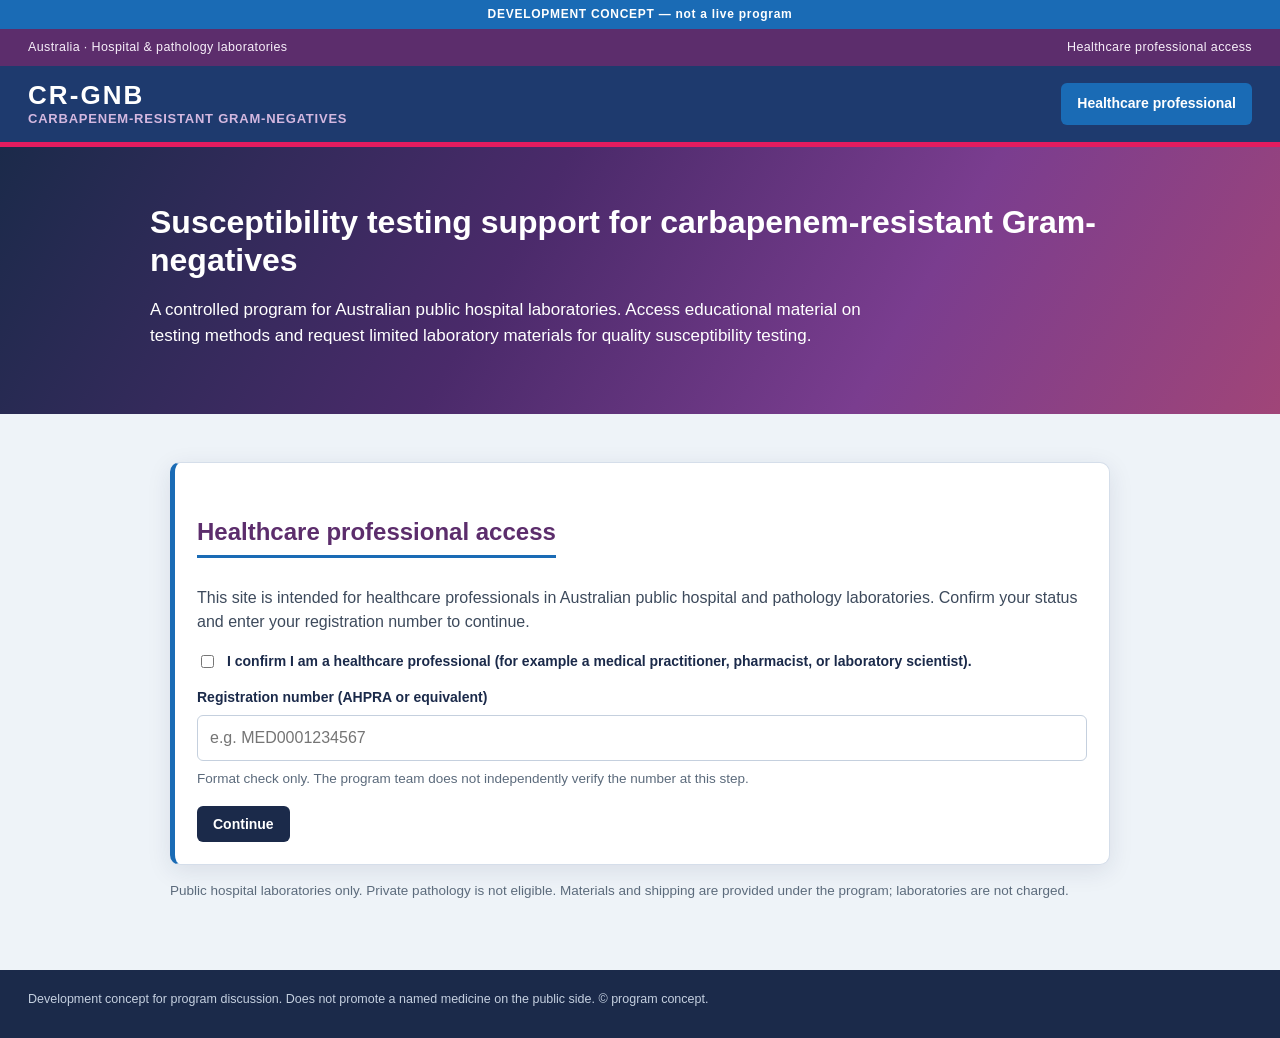
<file: index.html>
<!DOCTYPE html>
<html lang="en-AU">
<head>
  <meta charset="utf-8">
  <meta name="viewport" content="width=device-width, initial-scale=1">
  <title>Carbapenem-resistant Gram-negative testing program</title>
  <link rel="stylesheet" href="css/styles.css">
</head>
<body>
  <div class="dev-ribbon">DEVELOPMENT CONCEPT — not a live program</div>
  <div class="topbar">
    <span>Australia · Hospital & pathology laboratories</span>
    <span>Healthcare professional access</span>
  </div>
  <header class="header">
    <a class="brand" href="index.html">
      <div class="word">CR-GNB</div>
      <div class="sub">CARBAPENEM-RESISTANT GRAM-NEGATIVES</div>
    </a>
    <nav class="nav"><span id="auth-slot"></span></nav>
  </header>

  <section class="hero">
    <div class="hero-inner">
      <h1>Susceptibility testing support for carbapenem-resistant Gram-negatives</h1>
      <p class="lead">A controlled program for Australian public hospital laboratories. Access educational material on testing methods and request limited laboratory materials for quality susceptibility testing.</p>
    </div>
  </section>

  <div class="wrap">
    <div class="card">
      <h2>Healthcare professional access</h2>
      <p>This site is intended for healthcare professionals in Australian public hospital and pathology laboratories. Confirm your status and enter your registration number to continue.</p>
      <form onsubmit="handleGate(event)">
        <div id="gate-msg"></div>
        <label class="check">
          <input type="checkbox" name="pro" required>
          <span>I confirm I am a healthcare professional (for example a medical practitioner, pharmacist, or laboratory scientist).</span>
        </label>
        <label>Registration number (AHPRA or equivalent)</label>
        <input name="regid" required placeholder="e.g. MED0001234567" maxlength="14">
        <p class="note">Format check only. The program team does not independently verify the number at this step.</p>
        <button class="btn btn-navy" type="submit" style="margin-top:8px">Continue</button>
      </form>
    </div>
    <p class="note">Public hospital laboratories only. Private pathology is not eligible. Materials and shipping are provided under the program; laboratories are not charged.</p>
  </div>

  <footer class="footer">
    Development concept for program discussion. Does not promote a named medicine on the public side. © program concept.
  </footer>
  <script src="js/app.js"></script>
</body>
</html>
</file>
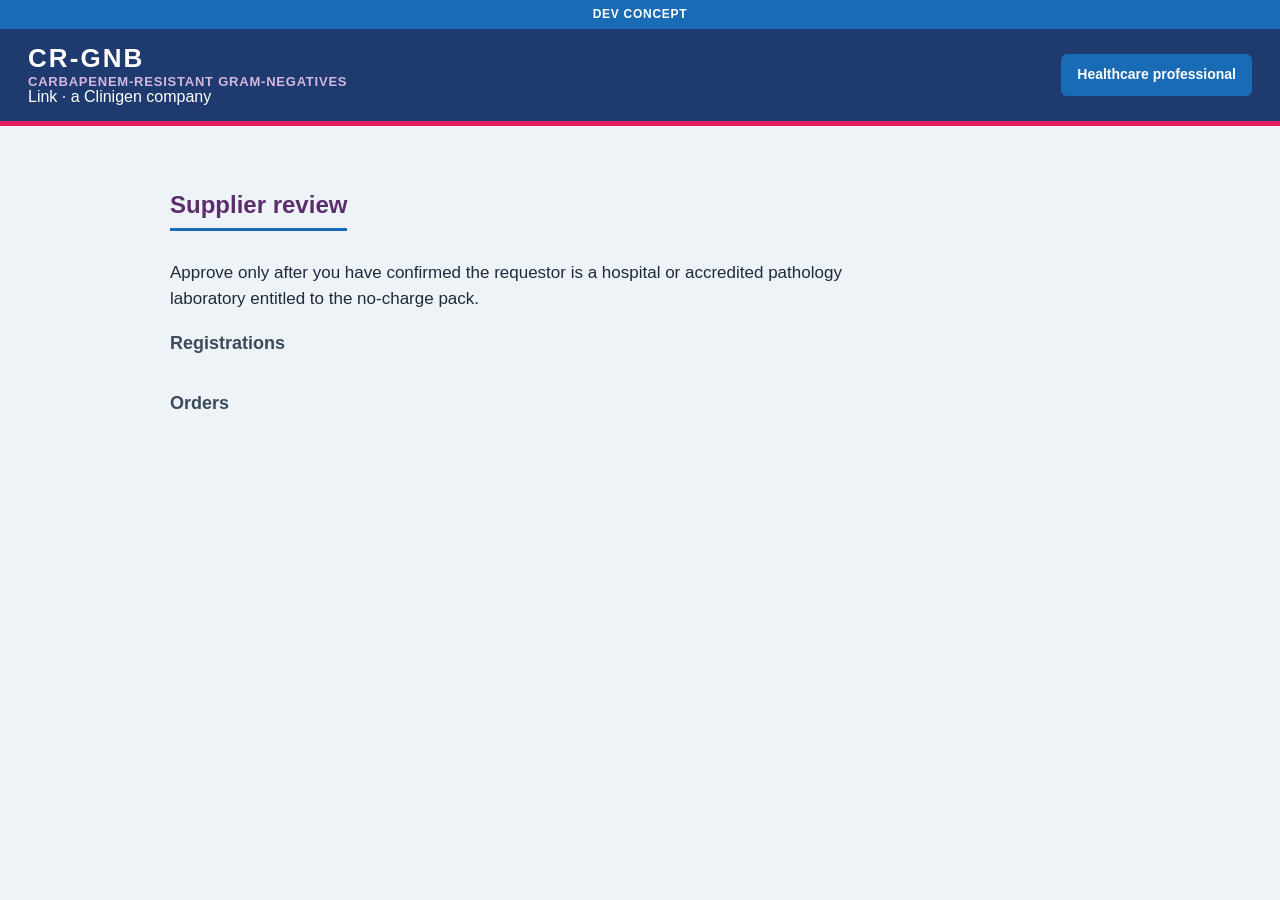
<file: admin.html>
<!DOCTYPE html>
<html lang="en-AU">
<head>
  <meta charset="utf-8">
  <meta name="viewport" content="width=device-width, initial-scale=1">
  <title>Review access | Link lab portal</title>
  <link rel="stylesheet" href="css/styles.css">
</head>
<body>
  <div class="dev-ribbon">DEV CONCEPT</div>
  <header class="header">
    <a class="brand" href="index.html"><div class="brand-mark"><div class="word">CR-GNB</div><div class="sub">CARBAPENEM-RESISTANT GRAM-NEGATIVES</div><div class="org">Link · a Clinigen company</div></div></a>
    <nav class="nav"><span id="auth-slot"></span></nav>
  </header>
  <section class="wrap">
    <h2>Supplier review</h2>
    <p class="lead">Approve only after you have confirmed the requestor is a hospital or accredited pathology laboratory entitled to the no-charge pack.</p>
    <h3 style="color:var(--teal-800)">Registrations</h3>
    <div class="grid-2" id="admin-users"></div>
    <h3 style="color:var(--teal-800);margin-top:32px">Orders</h3>
    <div class="grid-2" id="admin-orders"></div>
  </section>
  <script src="js/app.js"></script>
  <script>document.addEventListener("DOMContentLoaded", renderAdmin);</script>
</body>
</html>
</file>
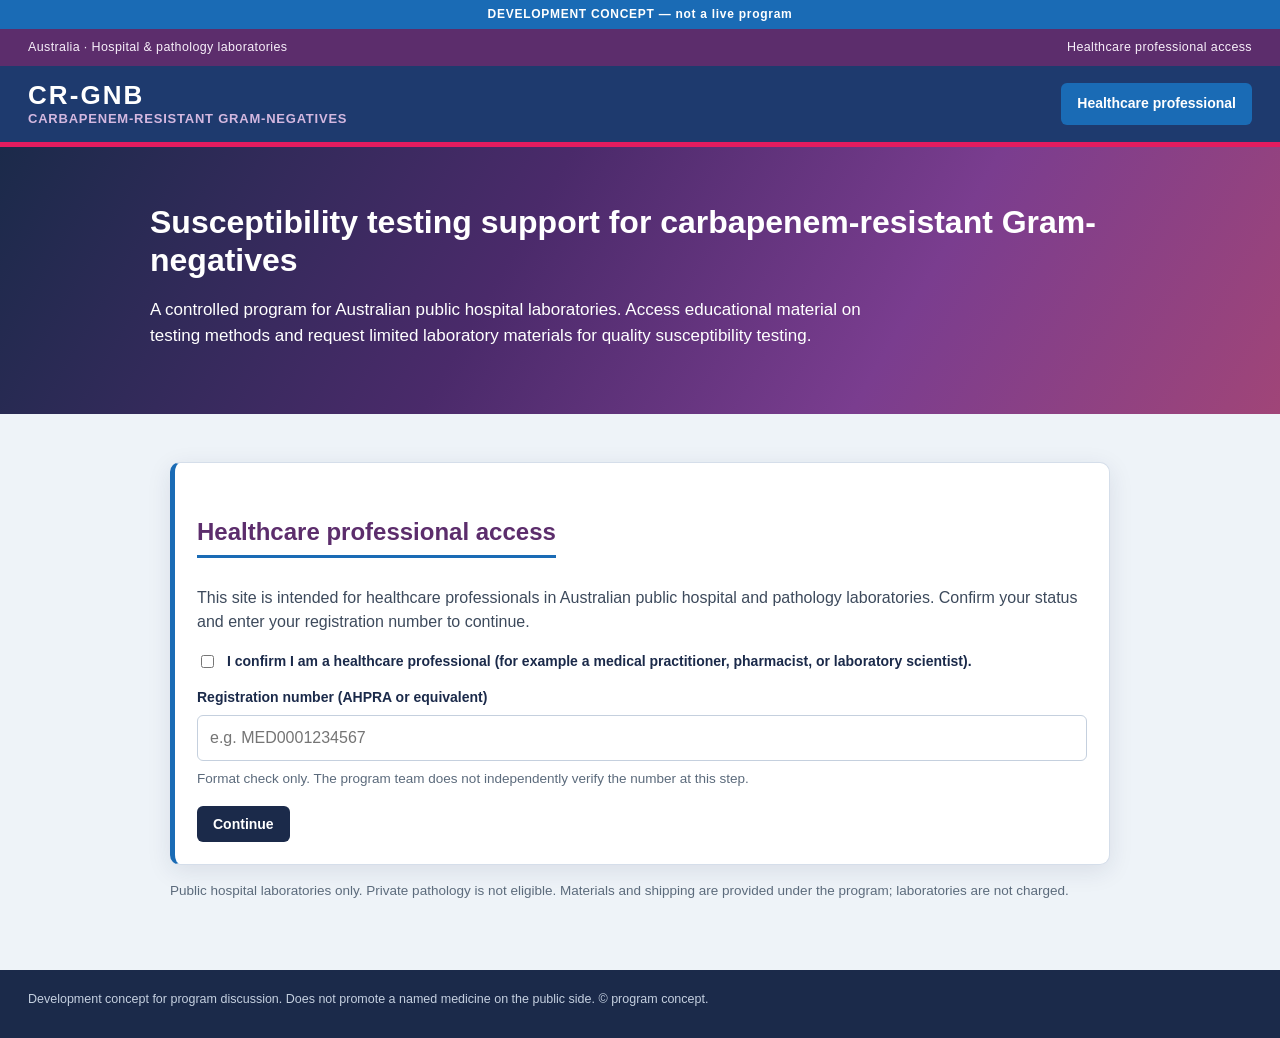
<file: education.html>
<!DOCTYPE html>
<html lang="en-AU">
<head>
  <meta charset="utf-8">
  <meta name="viewport" content="width=device-width, initial-scale=1">
  <title>Testing & activity | CR-GNB program</title>
  <link rel="stylesheet" href="css/styles.css">
</head>
<body>
  <div class="dev-ribbon">DEVELOPMENT CONCEPT</div>
  <div class="topbar">
    <span>Australia · Hospital & pathology laboratories</span>
    <span>Healthcare professional access</span>
  </div>
  <header class="header">
    <a class="brand" href="education.html">
      <div class="word">CR-GNB</div>
      <div class="sub">TESTING PROGRAM</div>
    </a>
    <nav class="nav"><span id="auth-slot"></span></nav>
  </header>

  <div class="hero">
    <div class="hero-inner">
      <h1>Activity and susceptibility testing</h1>
      <p class="lead">Supporting quality testing of carbapenem-resistant Gram-negatives so laboratories can deliver timely, reliable results to the clinical team.</p>
    </div>
  </div>

  <div class="wrap">

    <div class="band-blue">
      <h2>Available susceptibility testing methods</h2>
      <p>Commercial methods use standard media. No special preparation is required.</p>
    </div>

    <div class="card">
      <h3>Disk diffusion (primary method for most sites)</h3>
      <p>A <strong>30 µg disk</strong> is applied to standard Mueller-Hinton agar using the Kirby-Bauer method. Zone diameters are read in millimetres and interpreted against the applicable breakpoint table.</p>
      <ul>
        <li>Manufacturers include BD BBL Sensi-Disc, HardyDisk (AST), and Thermo Scientific Oxoid disks.</li>
        <li>Disks are typically supplied in packs of 50. Once opened they have a limited in-use life.</li>
        <li>Results in the area of technical uncertainty should not be reported as “not usable”. Confirm with an MIC method where indicated.</li>
      </ul>
    </div>

    <div class="card">
      <h3>Confirmatory MIC methods</h3>
      <p>When a quantitative result is required, commercial broth microdilution panels are available:</p>
      <ul>
        <li><strong>ComASP-style panels</strong> — broth microdilution kit (Liofilchem).</li>
        <li><strong>Sensititre AST plates</strong> — use standard Sensititre Mueller-Hinton broth; no specialty media.</li>
      </ul>
      <p class="note">Access to MIC panels through this program is controlled by hospital code. Most sites will start with disks.</p>
    </div>

    <div class="band-purple">
      <h2>Why activity matters for the laboratory</h2>
    </div>

    <div class="card">
      <h3>Spectrum against resistant Gram-negatives</h3>
      <p>The agent remains active against many carbapenem-resistant isolates by resisting key resistance mechanisms:</p>
      <ul>
        <li>Stable to Class A (KPC, GES), Class B metallo-β-lactamases (NDM, VIM, IMP), Class C (AmpC), and Class D (OXA-23, OXA-48) enzymes.</li>
        <li>Retains activity in the presence of porin loss and efflux pump up-regulation.</li>
        <li>Active against isolates carrying more than one carbapenemase.</li>
      </ul>
      <p>Organisms of interest in Australian laboratories include <em>Acinetobacter baumannii</em> complex, <em>Pseudomonas aeruginosa</em>, <em>Klebsiella pneumoniae</em>, <em>Escherichia coli</em>, and <em>Enterobacter cloacae</em> complex, among others.</p>
    </div>

    <div class="card">
      <h3>What the laboratory needs to deliver</h3>
      <ul>
        <li>Early testing of carbapenem-resistant isolates so the clinical team has a result when they need it.</li>
        <li>Quality zone reading and correct interpretation of the technical-uncertainty range.</li>
        <li>Access to a confirmatory MIC method for selected sites.</li>
      </ul>
    </div>

    <div class="card">
      <h3>Real-world context</h3>
      <p>Observational programs (including PERSEUS in Europe and PROVE in the US) have described use in highly resistant Gram-negative infections where other options were limited. These data support the value of reliable susceptibility results in guiding therapy, while reinforcing that in-vitro activity must always be interpreted alongside the clinical picture.</p>
      <p class="note">Education only. Local protocols, CLSI/EUCAST guidance, and product information supplied with materials take precedence.</p>
    </div>

    <p><a class="btn btn-blue" href="order.html">Request laboratory materials</a></p>
  </div>

  <footer class="footer">Development concept. Behind healthcare-professional gate.</footer>
  <script src="js/app.js"></script>
  <script>requireHcp();</script>
</body>
</html>
</file>
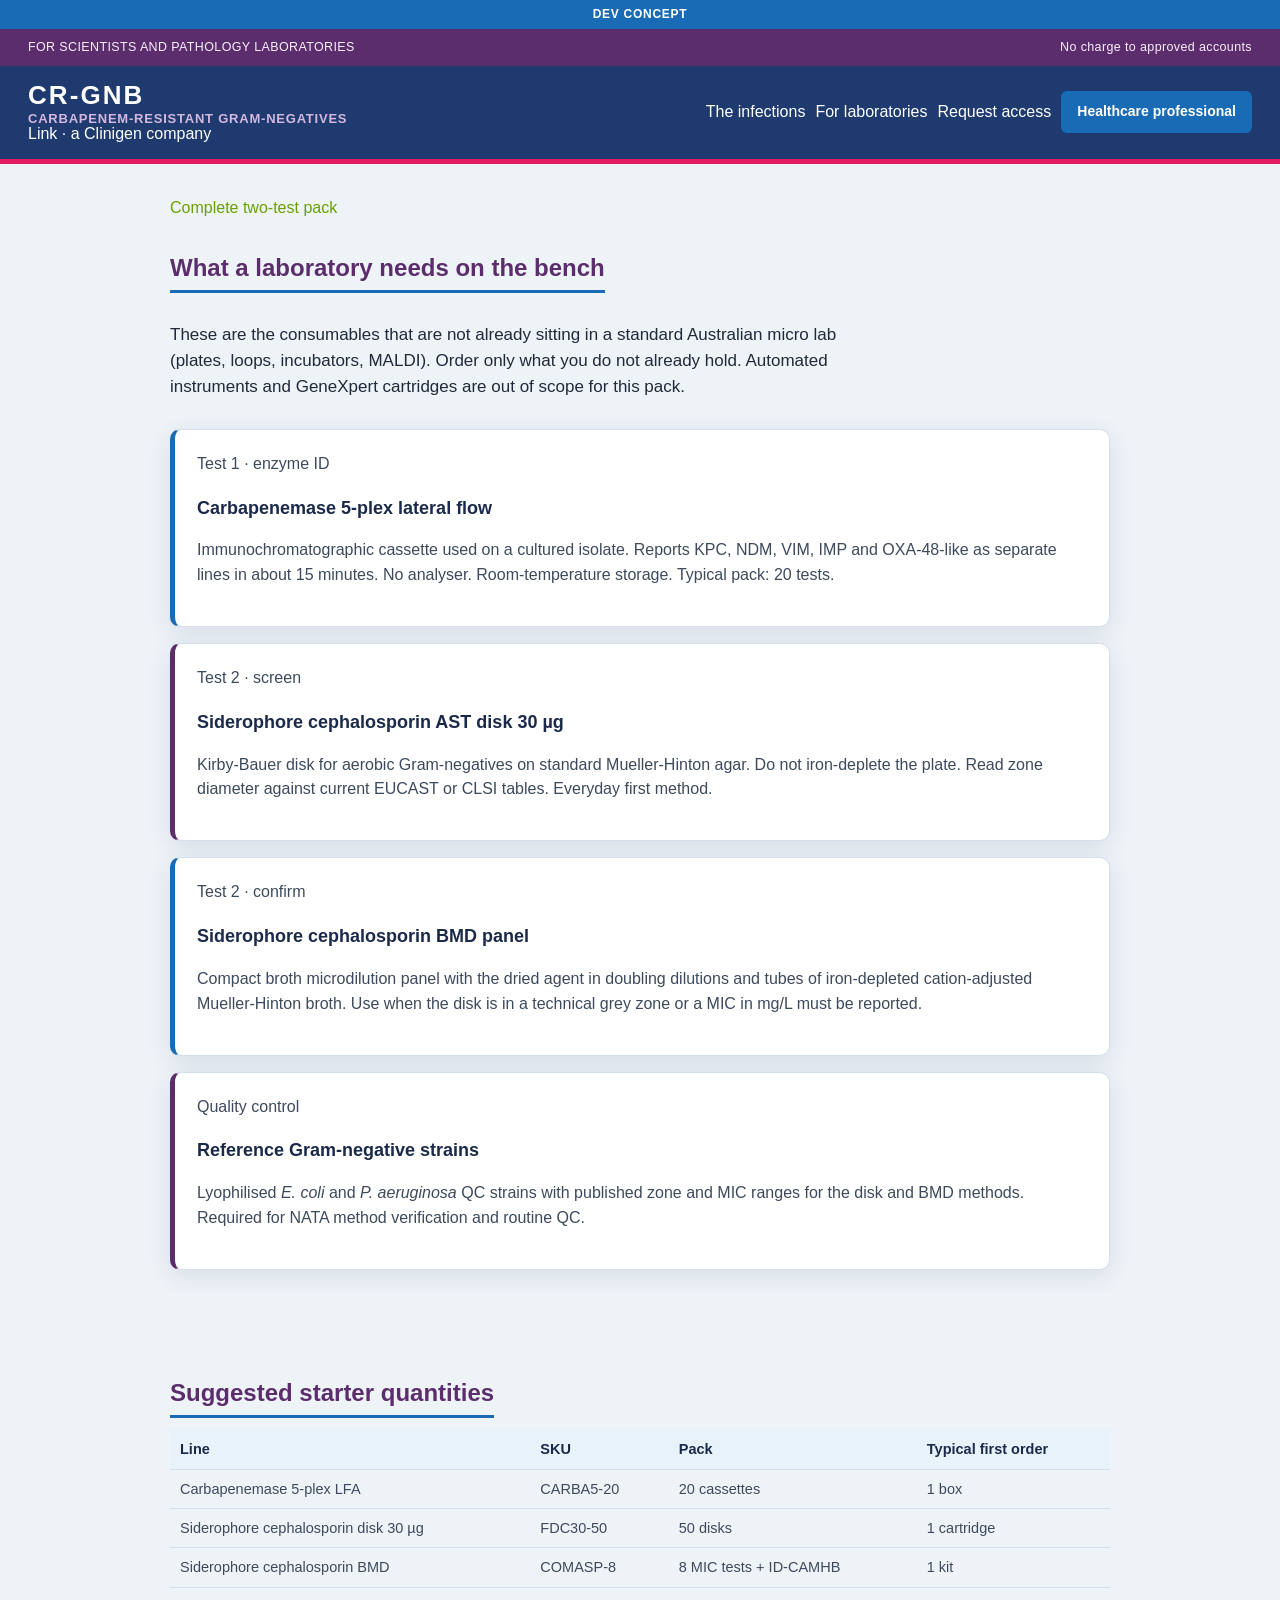
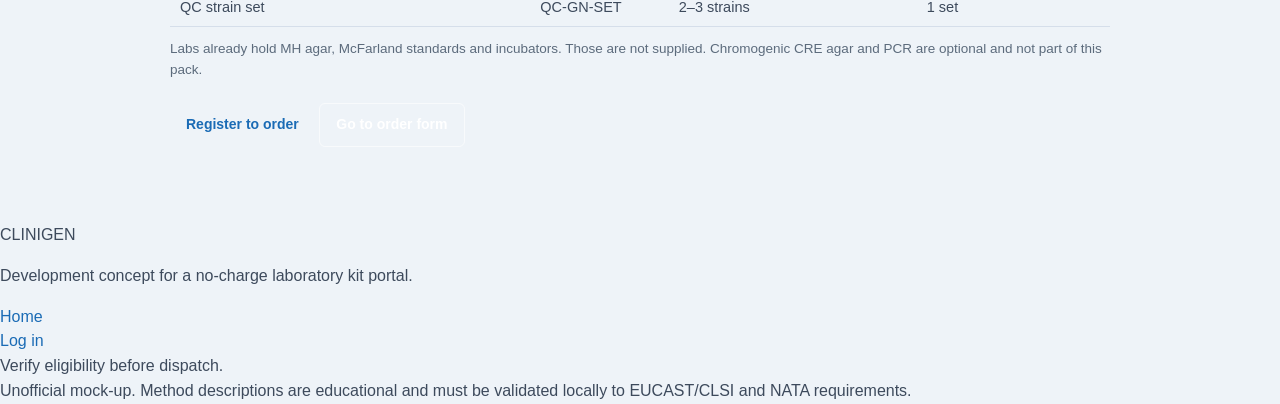
<file: labs.html>
<!DOCTYPE html>
<html lang="en-AU">
<head>
  <meta charset="utf-8">
  <meta name="viewport" content="width=device-width, initial-scale=1">
  <title>Laboratory testing pack | Link lab portal</title>
  <link rel="stylesheet" href="css/styles.css">
</head>
<body>
  <div class="dev-ribbon">DEV CONCEPT</div>
  <div class="topbar">
    <span>FOR SCIENTISTS AND PATHOLOGY LABORATORIES</span>
    <span>No charge to approved accounts</span>
  </div>
  <header class="header">
    <a class="brand" href="index.html">
      <div class="brand-mark"><div class="word">CR-GNB</div><div class="sub">CARBAPENEM-RESISTANT GRAM-NEGATIVES</div><div class="org">Link · a Clinigen company</div></div>
    </a>
    <nav class="nav">
      <a href="index.html">The infections</a>
      <a href="labs.html">For laboratories</a>
      <a href="register.html">Request access</a>
      <span id="auth-slot"></span>
    </nav>
  </header>

  <section class="wrap">
    <div class="kicker" style="color:#6aa000">Complete two-test pack</div>
    <h2>What a laboratory needs on the bench</h2>
    <p class="lead">These are the consumables that are not already sitting in a standard Australian micro lab (plates, loops, incubators, MALDI). Order only what you do not already hold. Automated instruments and GeneXpert cartridges are out of scope for this pack.</p>

    <div class="grid-2" style="margin-top:28px">
      <article class="card">
        <div class="tag">Test 1 · enzyme ID</div>
        <h3>Carbapenemase 5-plex lateral flow</h3>
        <p>Immunochromatographic cassette used on a cultured isolate. Reports KPC, NDM, VIM, IMP and OXA-48-like as separate lines in about 15 minutes. No analyser. Room-temperature storage. Typical pack: 20 tests.</p>
      </article>
      <article class="card">
        <div class="tag">Test 2 · screen</div>
        <h3>Siderophore cephalosporin AST disk 30 µg</h3>
        <p>Kirby-Bauer disk for aerobic Gram-negatives on standard Mueller-Hinton agar. Do not iron-deplete the plate. Read zone diameter against current EUCAST or CLSI tables. Everyday first method.</p>
      </article>
      <article class="card">
        <div class="tag">Test 2 · confirm</div>
        <h3>Siderophore cephalosporin BMD panel</h3>
        <p>Compact broth microdilution panel with the dried agent in doubling dilutions and tubes of iron-depleted cation-adjusted Mueller-Hinton broth. Use when the disk is in a technical grey zone or a MIC in mg/L must be reported.</p>
      </article>
      <article class="card">
        <div class="tag">Quality control</div>
        <h3>Reference Gram-negative strains</h3>
        <p>Lyophilised <em>E. coli</em> and <em>P. aeruginosa</em> QC strains with published zone and MIC ranges for the disk and BMD methods. Required for NATA method verification and routine QC.</p>
      </article>
    </div>
  </section>

  <section class="wrap" style="padding-top:0">
    <h2>Suggested starter quantities</h2>
    <table>
      <thead>
        <tr><th>Line</th><th>SKU</th><th>Pack</th><th>Typical first order</th></tr>
      </thead>
      <tbody>
        <tr><td>Carbapenemase 5-plex LFA</td><td>CARBA5-20</td><td>20 cassettes</td><td>1 box</td></tr>
        <tr><td>Siderophore cephalosporin disk 30 µg</td><td>FDC30-50</td><td>50 disks</td><td>1 cartridge</td></tr>
        <tr><td>Siderophore cephalosporin BMD</td><td>COMASP-8</td><td>8 MIC tests + ID-CAMHB</td><td>1 kit</td></tr>
        <tr><td>QC strain set</td><td>QC-GN-SET</td><td>2–3 strains</td><td>1 set</td></tr>
      </tbody>
    </table>
    <p class="note" style="margin-top:12px">Labs already hold MH agar, McFarland standards and incubators. Those are not supplied. Chromogenic CRE agar and PCR are optional and not part of this pack.</p>
    <p style="margin-top:22px"><a class="btn btn-lime" href="register.html">Register to order</a> <a class="btn btn-outline" href="order.html">Go to order form</a></p>
  </section>

  <footer>
    <div class="footer-grid">
      <div>
        <div class="clinigen-word">CLINIGEN</div>
        <p>Development concept for a no-charge laboratory kit portal.</p>
      </div>
      <div><a href="index.html">Home</a><br><a href="login.html">Log in</a></div>
      <div>Verify eligibility before dispatch.</div>
    </div>
    <div class="disclaimer">Unofficial mock-up. Method descriptions are educational and must be validated locally to EUCAST/CLSI and NATA requirements.</div>
  </footer>
  <script src="js/app.js"></script>
</body>
</html>
</file>
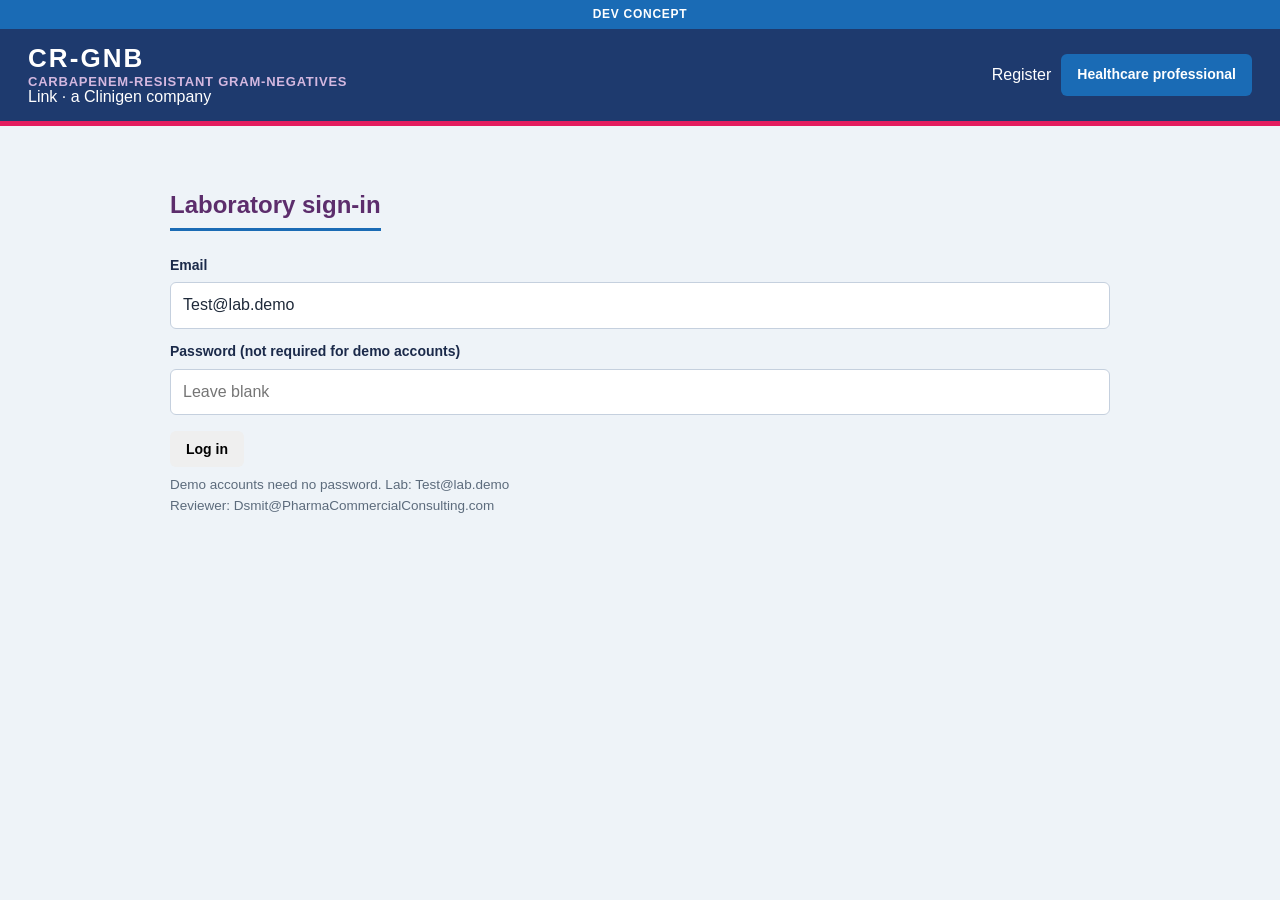
<file: login.html>
<!DOCTYPE html>
<html lang="en-AU">
<head>
  <meta charset="utf-8">
  <meta name="viewport" content="width=device-width, initial-scale=1">
  <title>Log in | Link lab portal</title>
  <link rel="stylesheet" href="css/styles.css">
</head>
<body>
  <div class="dev-ribbon">DEV CONCEPT</div>
  <header class="header">
    <a class="brand" href="index.html"><div class="brand-mark"><div class="word">CR-GNB</div><div class="sub">CARBAPENEM-RESISTANT GRAM-NEGATIVES</div><div class="org">Link · a Clinigen company</div></div></a>
    <nav class="nav">
      <a href="register.html">Register</a>
      <span id="auth-slot"></span>
    </nav>
  </header>
  <section class="wrap">
    <h2>Laboratory sign-in</h2>
    <form class="form" onsubmit="handleLogin(event)">
      <div id="login-msg"></div>
      <label>Email</label>
      <input name="email" type="email" value="Test@lab.demo" required>
      <label>Password (not required for demo accounts)</label>
      <input name="password" type="password" placeholder="Leave blank">
      <button class="btn btn-lime" type="submit" style="margin-top:16px">Log in</button>
      <p class="note">Demo accounts need no password. Lab: Test@lab.demo<br>
      Reviewer: Dsmit@PharmaCommercialConsulting.com</p>
    </form>
  </section>
  <script src="js/app.js"></script>
</body>
</html>
</file>
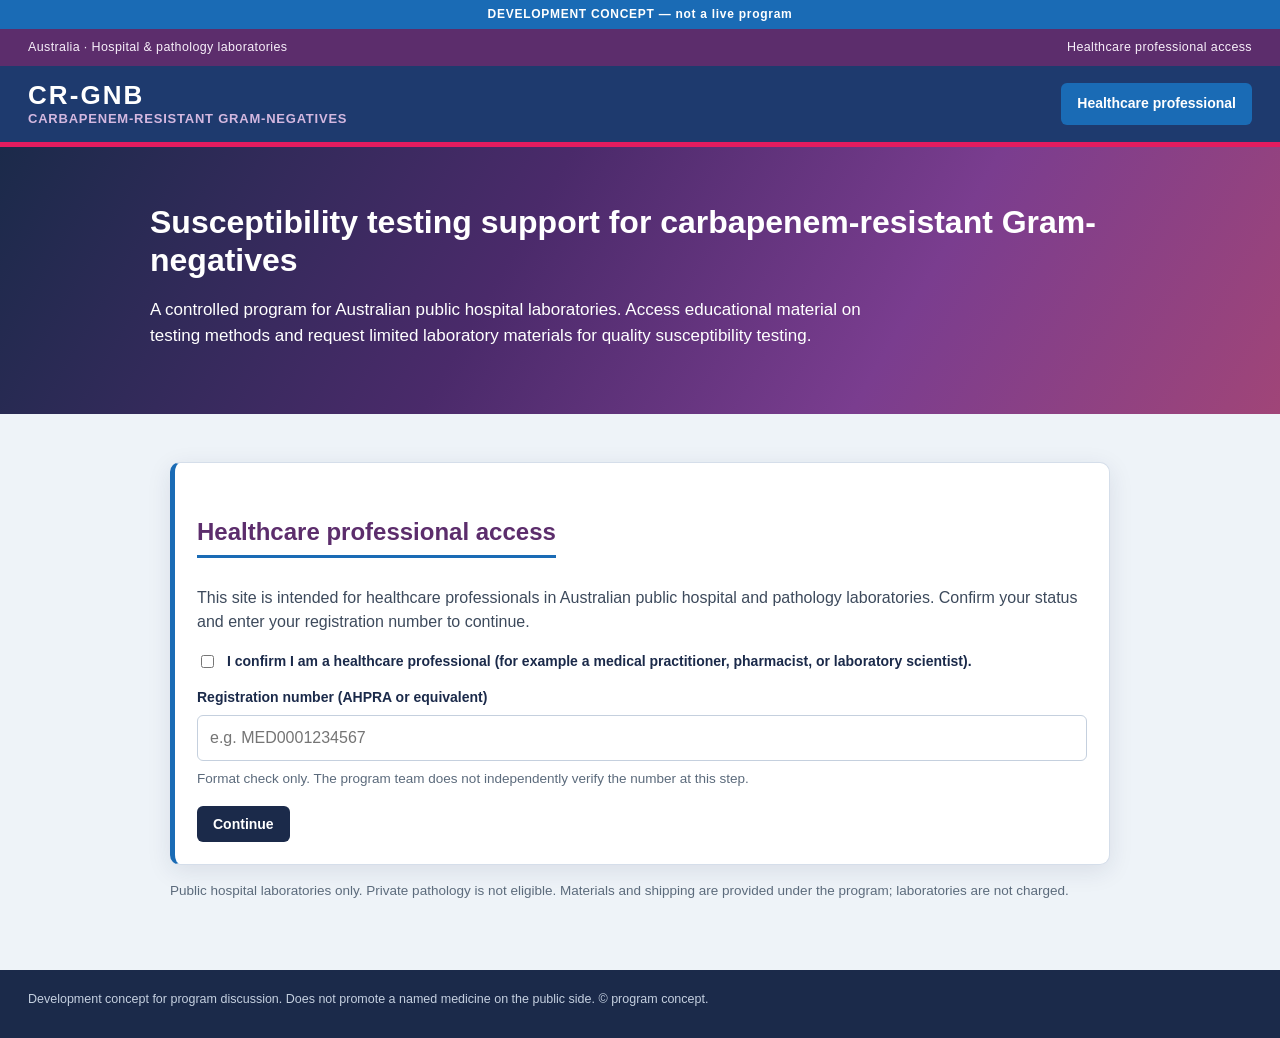
<file: order.html>
<!DOCTYPE html>
<html lang="en-AU">
<head>
  <meta charset="utf-8">
  <meta name="viewport" content="width=device-width, initial-scale=1">
  <title>Order materials | CR-GNB program</title>
  <link rel="stylesheet" href="css/styles.css">
</head>
<body>
  <div class="dev-ribbon">DEVELOPMENT CONCEPT</div>
  <div class="topbar">
    <span>Australia · Hospital & pathology laboratories</span>
    <span>Healthcare professional access</span>
  </div>
  <header class="header">
    <a class="brand" href="education.html">
      <div class="word">CR-GNB</div>
      <div class="sub">TESTING PROGRAM</div>
    </a>
    <nav class="nav"><span id="auth-slot"></span></nav>
  </header>

  <div class="wrap">
    <h1>Request laboratory materials</h1>
    <p class="lead">Enter the hospital code provided by the program team. The code determines which materials your site can request and applies quantity limits.</p>

    <div class="card">
      <form onsubmit="lookupCode(event)">
        <label>Hospital program code</label>
        <input name="code" required placeholder="Enter code" style="text-transform:uppercase">
        <p class="note">Demo codes for this build: <strong>DISC-DEMO</strong> (discs only) · <strong>FULL-DEMO</strong> (discs + MIC option)</p>
        <button class="btn btn-navy" type="submit">Continue</button>
      </form>
      <div id="code-result"></div>
    </div>

    <div class="card">
      <h3>What happens next</h3>
      <ol>
        <li>Your request is emailed to the program team.</li>
        <li>The team reviews the site, code, and quantities.</li>
        <li>Approved orders are forwarded to the distributor for fulfilment.</li>
        <li>The program covers the materials and shipping.</li>
      </ol>
      <p class="note">Public hospital laboratories only. Do not order more than you can use before expiry.</p>
    </div>
  </div>

  <footer class="footer">Development concept. Orders are reviewed before fulfilment.</footer>
  <script src="js/app.js"></script>
  <script>requireHcp();</script>
</body>
</html>
</file>
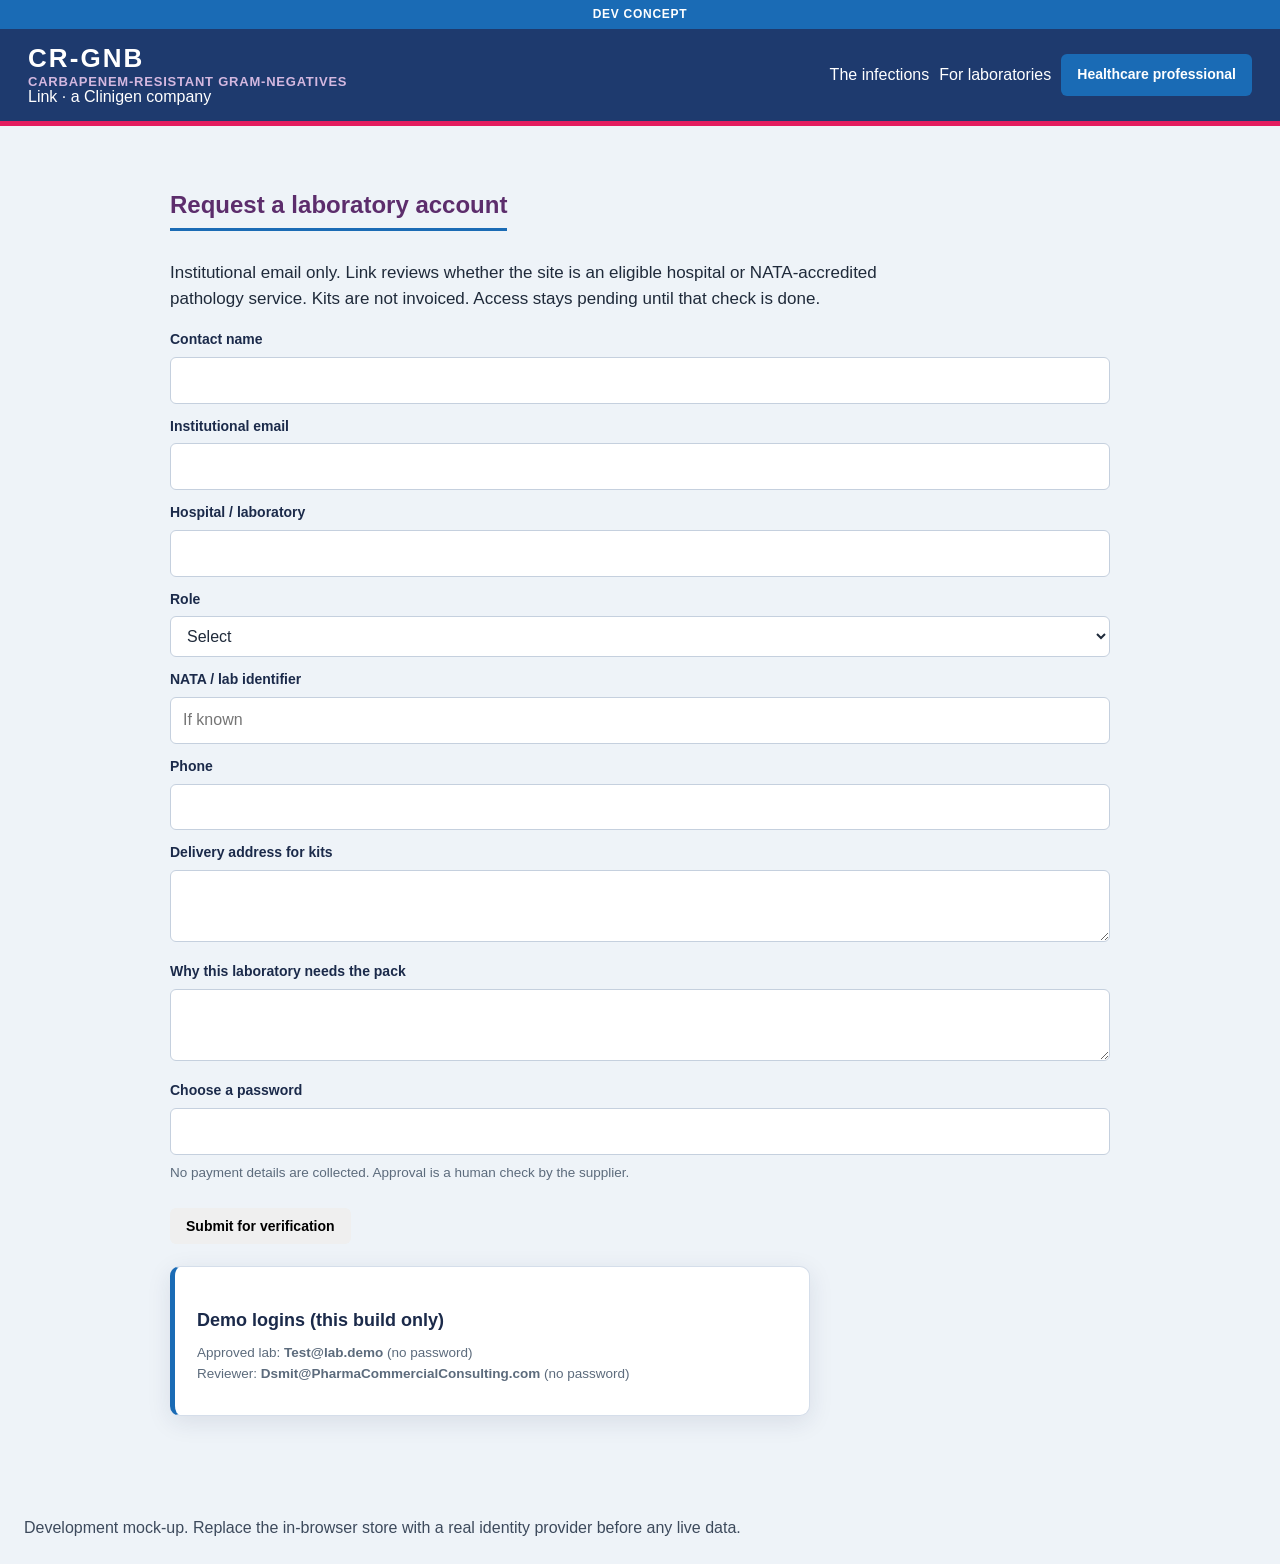
<file: register.html>
<!DOCTYPE html>
<html lang="en-AU">
<head>
  <meta charset="utf-8">
  <meta name="viewport" content="width=device-width, initial-scale=1">
  <title>Register laboratory | Link lab portal</title>
  <link rel="stylesheet" href="css/styles.css">
</head>
<body>
  <div class="dev-ribbon">DEV CONCEPT</div>
  <header class="header">
    <a class="brand" href="index.html"><div class="brand-mark"><div class="word">CR-GNB</div><div class="sub">CARBAPENEM-RESISTANT GRAM-NEGATIVES</div><div class="org">Link · a Clinigen company</div></div></a>
    <nav class="nav">
      <a href="index.html">The infections</a>
      <a href="labs.html">For laboratories</a>
      <span id="auth-slot"></span>
    </nav>
  </header>
  <section class="wrap">
    <h2>Request a laboratory account</h2>
    <p class="lead">Institutional email only. Link reviews whether the site is an eligible hospital or NATA-accredited pathology service. Kits are not invoiced. Access stays pending until that check is done.</p>
    <form class="form" onsubmit="handleRegister(event)">
      <div id="register-msg"></div>
      <label>Contact name</label>
      <input name="name" required>
      <label>Institutional email</label>
      <input name="email" type="email" required>
      <label>Hospital / laboratory</label>
      <input name="org" required>
      <label>Role</label>
      <select name="roleType" required>
        <option value="">Select</option>
        <option>Clinical microbiologist</option>
        <option>Laboratory manager</option>
        <option>Senior scientist</option>
        <option>Antimicrobial stewardship / ID</option>
      </select>
      <label>NATA / lab identifier</label>
      <input name="nata" placeholder="If known">
      <label>Phone</label>
      <input name="phone" required>
      <label>Delivery address for kits</label>
      <textarea name="address" required></textarea>
      <label>Why this laboratory needs the pack</label>
      <textarea name="reason" required></textarea>
      <label>Choose a password</label>
      <input name="password" type="password" minlength="8" required>
      <p class="note">No payment details are collected. Approval is a human check by the supplier.</p>
      <button class="btn btn-lime" type="submit" style="margin-top:16px">Submit for verification</button>
    </form>
    <div class="card" style="margin-top:22px;max-width:640px">
      <h3>Demo logins (this build only)</h3>
      <p class="note">Approved lab: <strong>Test@lab.demo</strong> (no password)<br>
      Reviewer: <strong>Dsmit@PharmaCommercialConsulting.com</strong> (no password)</p>
    </div>
  </section>
  <footer>
    <div class="disclaimer" style="border:0;margin:0 auto;padding:24px">Development mock-up. Replace the in-browser store with a real identity provider before any live data.</div>
  </footer>
  <script>
    window.FORMSPREE_ENDPOINT = "https://formspree.io/f/REPLACE_ME";
  </script>
  <script src="js/app.js"></script>
</body>
</html>
</file>
<file: css/styles.css>
:root {
  --navy: #1B2A4A;
  --navy-dark: #0f1a30;
  --purple: #5C2D6C;
  --purple-mid: #6E3480;
  --magenta: #9B3A6A;
  --blue: #1A6BB5;
  --blue-bright: #2A8AD4;
  --blue-soft: #E8F2FB;
  --text: #3d4a5c;
  --ink: #1f2a3a;
  --muted: #5c6b7c;
  --line: #d5deea;
  --paper: #ffffff;
  --bg: #eef3f8;
  --ok: #0f7a4a;
  --radius: 10px;
  --shadow: 0 6px 24px rgba(27, 42, 74, 0.1);
}

* { box-sizing: border-box; }
html { scroll-behavior: smooth; }
body {
  margin: 0;
  font-family: "Segoe UI", Calibri, Arial, sans-serif;
  color: var(--text);
  background: var(--bg);
  line-height: 1.55;
}
a { color: var(--blue); text-decoration: none; }
a:hover { text-decoration: underline; }

.topbar {
  background: var(--purple);
  color: #f8f0fa;
  font-size: 12.5px;
  letter-spacing: .03em;
  padding: 9px 28px;
  display: flex;
  justify-content: space-between;
  gap: 16px;
}
.header {
  background: #1E3A6E;
  color: #fff;
  border-bottom: 5px solid #E31C5F;
  padding: 16px 28px;
  display: flex;
  align-items: center;
  justify-content: space-between;
  position: sticky;
  top: 0;
  z-index: 20;
}
.brand { display: flex; flex-direction: column; line-height: 1.05; text-decoration: none; color: inherit; }
.brand .word {
  font-weight: 800;
  font-size: 26px;
  letter-spacing: .08em;
  color: #fff;
}
.brand .sub {
  font-size: 13px;
  letter-spacing: .06em;
  color: #d4b8e0;
  font-weight: 600;
  margin-top: 3px;
}
.nav { display: flex; gap: 10px; align-items: center; }
.nav a { color: #fff; }
.btn {
  display: inline-flex;
  align-items: center;
  justify-content: center;
  border: 0;
  border-radius: 6px;
  padding: 10px 16px;
  font-weight: 650;
  cursor: pointer;
  text-decoration: none;
  font-size: 14px;
}
.btn-navy { background: var(--navy); color: #fff; }
.btn-navy:hover { background: var(--navy-dark); text-decoration: none; }
.btn-purple { background: var(--purple); color: #fff; }
.btn-purple:hover { background: #4a2458; text-decoration: none; }
.btn-blue { background: var(--blue); color: #fff; }
.btn-blue:hover { background: #155a9a; text-decoration: none; }
.btn-outline { background: transparent; color: #fff; border: 1px solid rgba(255,255,255,0.6); }
.btn-outline:hover { background: rgba(255,255,255,0.12); text-decoration: none; }
.header .btn-navy { background: var(--blue); }
.header .btn-navy:hover { background: #155a9a; }

.wrap { max-width: 980px; margin: 0 auto; padding: 32px 20px 60px; }
.hero {
  background: linear-gradient(120deg, #1B2A4A 0%, #4a2a6a 40%, #7a3d8f 70%, #a04578 100%);
  color: #fff;
  padding: 56px 20px 48px;
}
.hero h1, .hero .lead { color: #fff; }
.hero-inner { max-width: 980px; margin: 0 auto; }
h1 { color: var(--navy); font-size: 32px; line-height: 1.2; margin: 0 0 12px; font-weight: 750; }
h2 { color: var(--purple); font-size: 24px; margin: 28px 0 12px; border-bottom: 3px solid var(--blue); display: inline-block; padding-bottom: 4px; }
h3 { color: var(--navy); font-size: 18px; margin: 18px 0 8px; }
.lead { font-size: 17px; color: var(--ink); max-width: 720px; }
.card {
  background: #fff;
  border: 1px solid var(--line);
  border-left: 5px solid var(--blue);
  border-radius: var(--radius);
  box-shadow: var(--shadow);
  padding: 22px;
  margin: 16px 0;
}
.card:nth-of-type(even) { border-left-color: var(--purple); }
.grid { display: grid; gap: 16px; }
.grid-2 { grid-template-columns: 1fr 1fr; }
@media (max-width: 760px) {
  .grid-2 { grid-template-columns: 1fr; }
  .header, .topbar { padding-left: 16px; padding-right: 16px; }
  h1 { font-size: 26px; }
}

label { display: block; font-weight: 600; color: var(--navy); margin: 12px 0 6px; font-size: 14px; }
input, select, textarea {
  width: 100%;
  padding: 10px 12px;
  border: 1px solid #c5d0de;
  border-radius: 6px;
  font: inherit;
  color: var(--ink);
  background: #fff;
}
input:focus, select:focus, textarea:focus { outline: 2px solid var(--blue-soft); border-color: var(--blue); }
.note { font-size: 13.5px; color: var(--muted); margin: 8px 0; }
.msg { padding: 10px 12px; border-radius: 6px; margin: 10px 0; font-size: 14px; }
.msg.ok { background: #e8f7ef; color: var(--ok); border-left: 4px solid var(--ok); }
.msg.bad { background: #fef2f2; color: #b42318; border-left: 4px solid #b42318; }
.check { display: flex; gap: 10px; align-items: flex-start; margin: 14px 0; }
.check input { width: auto; margin-top: 4px; }
.product {
  border: 1px solid var(--line);
  border-left: 4px solid var(--magenta);
  border-radius: 8px;
  padding: 14px;
  margin: 10px 0;
  background: #faf8fc;
}
.product strong { color: var(--purple); }
.qty { width: 90px; }
table { width: 100%; border-collapse: collapse; font-size: 14.5px; }
th, td { text-align: left; padding: 8px 10px; border-bottom: 1px solid var(--line); vertical-align: top; }
th { color: var(--navy); font-weight: 650; background: var(--blue-soft); }
.footer {
  background: var(--navy);
  color: #c5d0e0;
  font-size: 12.5px;
  padding: 20px 28px 28px;
}
.dev-ribbon {
  background: #1A6BB5;
  color: #fff;
  text-align: center;
  font-size: 12px;
  font-weight: 700;
  letter-spacing: .06em;
  padding: 5px;
}
.band-blue {
  background: #1A6BB5;
  color: #fff;
  padding: 18px 24px;
  margin: 24px 0 16px;
  border-radius: 8px;
}
.band-blue h2, .band-blue h3 { color: #fff; border: 0; margin: 0 0 6px; }
.band-purple {
  background: linear-gradient(90deg, #3d1a4e 0%, #6E3480 50%, #9B3A6A 100%);
  color: #fff;
  padding: 18px 24px;
  margin: 28px 0 16px;
  border-radius: 8px;
}
.band-purple h2, .band-purple h3 { color: #fff; border: 0; margin: 0; }
</file>
